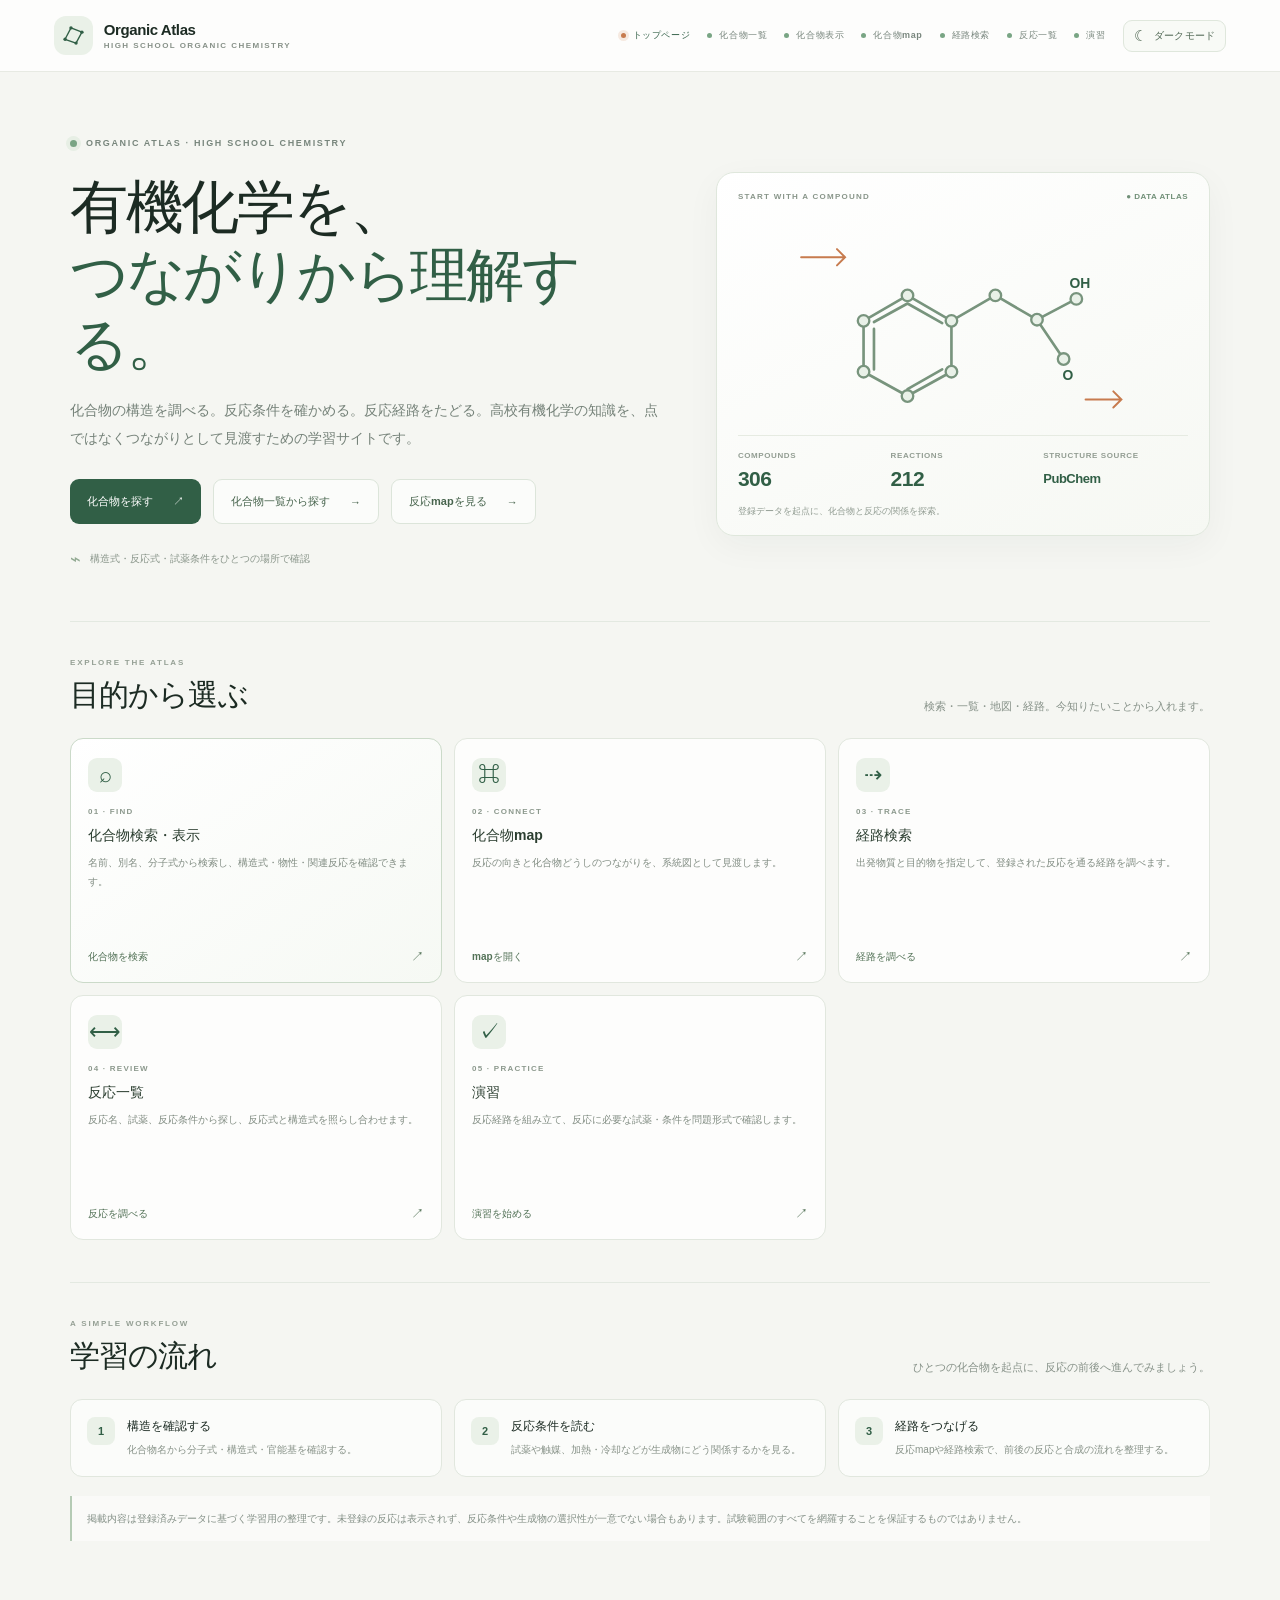
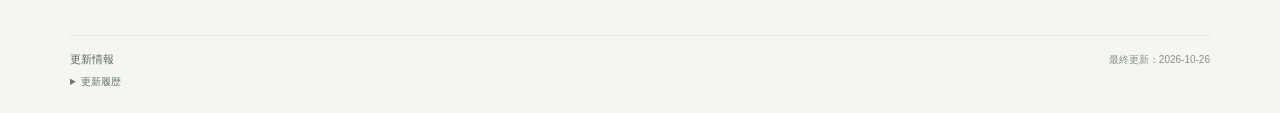
<file: index.html>
<!doctype html>
<html lang="ja">
<head>
<meta charset="utf-8">
<meta name="viewport" content="width=device-width, initial-scale=1">
<meta name="theme-color" content="#f5f6f2">
<script id="data-theme-bootstrap">(function(){try{var t=localStorage.getItem("organic-atlas-theme");if(t==="dark"||(t!=="light"&&window.matchMedia&&window.matchMedia("(prefers-color-scheme: dark)").matches))document.documentElement.dataset.theme="dark";}catch(e){}})();</script>
<meta name="description" content="高校有機化学の化合物、反応条件、構造式、反応経路を横断して学べる Organic Atlas。">
<title>Organic Atlas — 高校有機化学を、つながりから理解する</title>
<link rel="stylesheet" href="styles.css?v=20261026-navigation1">
<link rel="stylesheet" href="home.css?v=20261026-atlas-v2">
<link rel="stylesheet" href="site-nav.css?v=20261026-navigation1">
<script src="chemistry-data.js?v=20261026-large4" defer></script>
<script src="home.js?v=20261026-large4" defer></script>
<link rel="stylesheet" href="dark-mode.css?v=20261026-dark1">
<script src="theme.js?v=20261026-dark1" defer></script>
</head>
<body>
<header class="site-header">
<a class="brand" href="./" aria-label="Organic Atlas トップページへ">
    <span class="brand-symbol" aria-hidden="true"><svg viewBox="0 0 32 32" width="27" height="27" fill="none"><path d="M6 20.5 13 7l13 5-7 13-13-4.5Z" stroke="currentColor" stroke-width="1.6"/><circle cx="13" cy="7" r="2" fill="currentColor"/><circle cx="26" cy="12" r="2" fill="currentColor"/><circle cx="19" cy="25" r="2" fill="currentColor"/><circle cx="6" cy="20.5" r="2" fill="currentColor"/></svg></span>
    <span class="brand-wordmark"><strong>Organic Atlas</strong><span>HIGH SCHOOL ORGANIC CHEMISTRY</span></span>
  </a>
<nav class="header-actions site-nav" aria-label="ページ移動">
    <a class="header-label" href="./" aria-current="page"><span class="header-dot" aria-hidden="true"></span>トップページ</a>
    <a class="header-label" href="compounds-list.html"><span class="header-dot" aria-hidden="true"></span>化合物一覧</a>
    <a class="header-label" href="compounds.html"><span class="header-dot" aria-hidden="true"></span>化合物表示</a>
    <a class="header-label" href="map.html"><span class="header-dot" aria-hidden="true"></span>化合物map</a>
    <a class="header-label" href="route.html"><span class="header-dot" aria-hidden="true"></span>経路検索</a>
    <a class="header-label" href="reactions.html"><span class="header-dot" aria-hidden="true"></span>反応一覧</a>
    <a class="header-label" href="exercise.html"><span class="header-dot" aria-hidden="true"></span>演習</a>
      <button type="button" class="theme-toggle" id="theme-toggle" aria-pressed="false" aria-label="ダークモードに切り替え"><span class="theme-toggle-icon" aria-hidden="true">☾</span><span class="theme-toggle-label">ダークモード</span></button>
  </nav>
</header>
<main class="home-page">
  <section class="home-hero">
    <div class="home-hero-copy">
      <div class="home-eyebrow"><span class="home-eyebrow-dot"></span>ORGANIC ATLAS · HIGH SCHOOL CHEMISTRY</div>
      <h1>有機化学を、<br><span>つながりから理解する。</span></h1>
      <p class="home-lead">化合物の構造を調べる。反応条件を確かめる。反応経路をたどる。高校有機化学の知識を、点ではなくつながりとして見渡すための学習サイトです。</p>
      <div class="home-hero-actions">
        <a class="home-primary-action" href="compounds.html#search-container">化合物を探す <span aria-hidden="true">↗</span></a>
        <a class="home-secondary-action" href="compounds-list.html">化合物一覧から探す <span aria-hidden="true">→</span></a><a class="home-secondary-action" href="map.html">反応mapを見る <span aria-hidden="true">→</span></a>
      </div>
      <div class="home-trust-note"><span aria-hidden="true">⌁</span> 構造式・反応式・試薬条件をひとつの場所で確認</div>
    </div>
    <aside class="home-hero-aside" aria-label="Organic Atlasの学び方">
      <div class="home-aside-top"><span>START WITH A COMPOUND</span><span class="home-live-mark">● DATA ATLAS</span></div>
      <div class="home-molecule-visual" aria-hidden="true">
        <svg viewBox="0 0 320 190" role="presentation" fill="none">
          <g stroke="#78947d" stroke-width="2.3" stroke-linecap="round" stroke-linejoin="round">
            <path d="M74 95 112 73 150 95 150 139 112 160 74 139Z"/>
            <path d="M83 96 112 80 142 97M142 137 112 154M83 137 83 102"/>
            <path d="M150 95 188 73 224 94M224 94 258 76M224 94 247 128"/>
          </g>
          <g fill="#e9f1e8" stroke="#78947d" stroke-width="2">
            <circle cx="74" cy="95" r="5"/><circle cx="112" cy="73" r="5"/><circle cx="150" cy="95" r="5"/><circle cx="150" cy="139" r="5"/><circle cx="112" cy="160" r="5"/><circle cx="74" cy="139" r="5"/>
            <circle cx="188" cy="73" r="5"/><circle cx="224" cy="94" r="5"/><circle cx="258" cy="76" r="5"/><circle cx="247" cy="128" r="5"/>
          </g>
          <g font-family="Arial, sans-serif" font-size="12" fill="#315f46" font-weight="700">
            <text x="252" y="67">OH</text><text x="246" y="146">O</text>
          </g>
          <g stroke="#c77b4e" stroke-width="1.7" stroke-linecap="round">
            <path d="M20 40h38m-7-7 7 7-7 7"/><path d="M266 163h31m-7-7 7 7-7 7"/>
          </g>
        </svg>
      </div>
      <div class="home-hero-aside-bottom">
        <div><span>COMPOUNDS</span><strong data-stat-compounds>—</strong></div>
        <div><span>REACTIONS</span><strong data-stat-reactions>—</strong></div>
        <div><span>STRUCTURE SOURCE</span><strong>PubChem</strong></div>
      </div>
      <p class="home-aside-caption">登録データを起点に、化合物と反応の関係を探索。</p>
    </aside>
  </section>

  <section class="home-tools-section" aria-labelledby="home-tools-title">
    <div class="home-section-heading">
      <div><span class="section-eyebrow">EXPLORE THE ATLAS</span><h2 id="home-tools-title">目的から選ぶ</h2></div>
      <p>検索・一覧・地図・経路。今知りたいことから入れます。</p>
    </div>
    <div class="home-tool-grid">
      <a class="home-tool-card home-tool-featured" href="compounds.html#search-container">
        <span class="home-tool-icon" aria-hidden="true">⌕</span><span class="home-tool-index">01 · FIND</span>
        <h3>化合物検索・表示</h3><p>名前、別名、分子式から検索し、構造式・物性・関連反応を確認できます。</p><span class="home-tool-link">化合物を検索 <b aria-hidden="true">↗</b></span>
      </a>
      <a class="home-tool-card" href="map.html">
        <span class="home-tool-icon" aria-hidden="true">⌘</span><span class="home-tool-index">02 · CONNECT</span>
        <h3>化合物map</h3><p>反応の向きと化合物どうしのつながりを、系統図として見渡します。</p><span class="home-tool-link">mapを開く <b aria-hidden="true">↗</b></span>
      </a>
      <a class="home-tool-card" href="route.html">
        <span class="home-tool-icon" aria-hidden="true">⇢</span><span class="home-tool-index">03 · TRACE</span>
        <h3>経路検索</h3><p>出発物質と目的物を指定して、登録された反応を通る経路を調べます。</p><span class="home-tool-link">経路を調べる <b aria-hidden="true">↗</b></span>
      </a>
      <a class="home-tool-card" href="reactions.html">
        <span class="home-tool-icon" aria-hidden="true">⟷</span><span class="home-tool-index">04 · REVIEW</span>
        <h3>反応一覧</h3><p>反応名、試薬、反応条件から探し、反応式と構造式を照らし合わせます。</p><span class="home-tool-link">反応を調べる <b aria-hidden="true">↗</b></span>
      </a>
      <a class="home-tool-card" href="exercise.html">
        <span class="home-tool-icon" aria-hidden="true">✓</span><span class="home-tool-index">05 · PRACTICE</span>
        <h3>演習</h3><p>反応経路を組み立て、反応に必要な試薬・条件を問題形式で確認します。</p><span class="home-tool-link">演習を始める <b aria-hidden="true">↗</b></span>
      </a>
    </div>
  </section>

  <section class="home-how-section" aria-labelledby="home-how-title">
    <div class="home-section-heading">
      <div><span class="section-eyebrow">A SIMPLE WORKFLOW</span><h2 id="home-how-title">学習の流れ</h2></div>
      <p>ひとつの化合物を起点に、反応の前後へ進んでみましょう。</p>
    </div>
    <div class="home-steps">
      <div class="home-step"><span>1</span><div><h3>構造を確認する</h3><p>化合物名から分子式・構造式・官能基を確認する。</p></div></div>
      <div class="home-step"><span>2</span><div><h3>反応条件を読む</h3><p>試薬や触媒、加熱・冷却などが生成物にどう関係するかを見る。</p></div></div>
      <div class="home-step"><span>3</span><div><h3>経路をつなげる</h3><p>反応mapや経路検索で、前後の反応と合成の流れを整理する。</p></div></div>
    </div>
    <p class="home-data-caveat">掲載内容は登録済みデータに基づく学習用の整理です。未登録の反応は表示されず、反応条件や生成物の選択性が一意でない場合もあります。試験範囲のすべてを網羅することを保証するものではありません。</p>
  </section>
</main>
<footer class="site-update-footer" aria-label="更新日時と更新履歴">
  <div class="site-update-heading"><strong>更新情報</strong><span>最終更新：2026-10-26</span></div>
  <details class="site-update-history">
    <summary>更新履歴</summary>
    <ul>
      <li><time datetime="2026-10-26">2026-10-26</time> アゾ化合物としてメチルオレンジ、メチルレッド、オレンジIIを追加。PubChemの構造・分子式・化合物IDを登録</li>

      <li><time datetime="2026-10-26">2026-10-26</time> トップページを新設し、化合物検索・詳細を化合物一覧へ統合。全ページのナビゲーション順を統一</li>
      <li><time datetime="2026-10-26">2026-10-26</time> 登録済み反応181件の試薬・条件を総点検し、曖昧な条件を明確化</li>
      <li><time datetime="2026-10-26">2026-10-26</time> 反応一覧・カード/リスト切替・種別絞り込みを追加</li>
    </ul>
  </details>
</footer>
</body>
</html>
</file>
<file: styles.css>
:root{
 --ink:#1c2b23;--muted:#78867d;--line:#e5e9e1;--paper:#f5f6f2;--panel:#fff;
 --green:#315f46;--green-soft:#e8f0e8;--orange:#c77b4e;--shadow:0 10px 35px rgba(32,49,36,.045);
 font-family:Inter,-apple-system,BlinkMacSystemFont,"Segoe UI","Hiragino Kaku Gothic ProN","Yu Gothic",Meiryo,sans-serif;
 color:var(--ink);font-synthesis:none;text-rendering:optimizeLegibility
}
*{box-sizing:border-box}
html,body{margin:0;min-height:100%;background:var(--paper)}
body{font-size:14px;-webkit-font-smoothing:antialiased}
button,input{font:inherit}
button{cursor:pointer}
button:focus-visible,input:focus-visible,a:focus-visible{outline:3px solid #a8c8ad;outline-offset:3px}
a{color:inherit}
[hidden]{display:none!important}
.site-header{height:72px;padding:0 clamp(20px,4.2vw,64px);display:flex;align-items:center;justify-content:space-between;border-bottom:1px solid #e7eae3;background:rgba(255,255,255,.82)}
.brand{display:flex;align-items:center;gap:11px;text-decoration:none}
.brand-symbol{width:39px;height:39px;border-radius:12px;display:grid;place-items:center;background:#eaf1e8;color:var(--green)}
.brand-wordmark{display:flex;flex-direction:column;gap:4px}
.brand-wordmark strong{font-size:15px;line-height:1;font-weight:800;letter-spacing:-.4px}
.brand-wordmark span{font-size:8px;letter-spacing:1.45px;color:#879188;font-weight:700}
.header-label{display:flex;align-items:center;gap:8px;color:#7a877d;font-size:9px;font-weight:800;letter-spacing:1.7px}
.header-dot{width:6px;height:6px;border-radius:50%;background:#79a584;display:block}
.page-shell{width:min(1140px,calc(100% - 48px));margin:0 auto;padding:38px 0 24px}
.search-bar{height:58px;display:flex;align-items:center;gap:14px;padding:7px 8px 7px 19px;background:#fff;border:1px solid #e1e7de;border-radius:15px;box-shadow:0 5px 20px rgba(31,48,35,.035)}
.search-icon{color:#7b8d7f;flex:none}
.search-bar input{min-width:0;width:100%;border:0;outline:0!important;box-shadow:none!important;background:transparent;color:var(--ink);font-size:15px;font-weight:550}
.search-bar input::placeholder{color:#a2aba2;font-weight:450}
.clear-search{width:30px;height:30px;flex:none;border:0;border-radius:8px;background:transparent;color:#9ba49b;font-size:22px;line-height:1}
.clear-search:hover{background:#f3f5f0;color:#536357}
.search-submit{height:42px;min-width:84px;display:flex;align-items:center;justify-content:center;gap:12px;border:0;border-radius:10px;background:var(--green);color:#fff;font-size:12px;font-weight:800;transition:background .15s}
.search-submit:hover{background:#244a35}
.search-submit:disabled{opacity:.65;cursor:wait}
.search-submit.loading span:last-child{animation:pulse .8s ease-in-out infinite alternate}
@keyframes pulse{to{opacity:.3}}
.search-meta{height:35px;display:flex;align-items:center;justify-content:space-between;padding:0 5px}
.search-status{font-size:11px;color:#7b877e}
.search-status.error{color:#ae573e}
.search-status.success{color:#42744f}
.search-status.loading{color:#7b877e}
.local-index{display:flex;align-items:center;gap:7px;font-size:8px;font-weight:800;color:#929c92;letter-spacing:1.3px}
.local-index b{font-family:ui-monospace,SFMono-Regular,Menlo,monospace;font-size:11px;color:#68796b;letter-spacing:0}
.compound-overview{display:grid;grid-template-columns:minmax(0,1.16fr) minmax(0,.84fr);gap:15px;margin-top:15px}
.structure-panel,.identity-panel{border:1px solid var(--line);border-radius:18px;background:var(--panel);min-width:0;box-shadow:var(--shadow)}
.structure-panel{height:380px;min-height:0;display:flex;flex-direction:column;padding:19px 22px 13px;overflow:hidden}
.panel-kicker{display:flex;align-items:center;justify-content:space-between;gap:12px;font-size:9px;font-weight:800;letter-spacing:1.7px;color:#849087}
.structure-source{font-size:9px;letter-spacing:1px;color:#91a092}
.main-structure{display:block;width:100%;height:280px;flex:1 1 auto;min-height:230px;margin:6px auto;overflow:visible}
.structure-foot{display:flex;align-items:center;justify-content:space-between;padding-top:12px;border-top:1px solid #eff1ec;color:#9aa39a;font-size:8px;font-weight:800;letter-spacing:1.5px}
.bond-key{display:flex;gap:3px;align-items:center}
.bond-key i{display:block;width:11px;height:3px;background:#6d8975;border-radius:2px}
.bond-key i:nth-child(2){opacity:.6}.bond-key i:nth-child(3){opacity:.32}
.identity-panel{min-height:380px;padding:27px 29px;display:flex;flex-direction:column;align-items:flex-start}
.compound-family{font-size:10px;font-weight:800;letter-spacing:.5px;color:#6b8a71;border-radius:6px;background:#edf4eb;padding:7px 10px}
.identity-panel h1{font-size:clamp(27px,3vw,43px);line-height:1.14;letter-spacing:-1.55px;margin:21px 0 13px;font-weight:820;overflow-wrap:anywhere}
.formula-display{font-family:"SFMono-Regular",Consolas,Menlo,monospace;font-size:25px;font-weight:500;letter-spacing:.7px;color:#718176}
.formula-display sub{font-size:.65em;vertical-align:baseline;position:relative;bottom:-.25em}
.identity-rule{height:1px;background:#e9ede6;width:100%;margin:24px 0 10px}
.facts-grid{display:grid;grid-template-columns:1fr 1fr;width:100%;column-gap:20px}
.fact{min-width:0;display:flex;flex-direction:column;gap:6px;padding:12px 0;border-bottom:1px solid #eff1ec}
.fact-label{font-size:9px;color:#929b92;font-weight:700;letter-spacing:.3px}
.fact-value{font-size:11px;font-weight:700;color:#3c4a40;overflow-wrap:anywhere}
.fact:last-child:nth-child(odd){grid-column:1/-1}
.pubchem-link{margin-top:auto;padding-top:19px;display:inline-flex;align-items:center;gap:8px;color:#66836b;font-size:10px;font-weight:800;text-decoration:none}
.pubchem-link:hover{color:#284f36;text-decoration:underline}
.one-step-section{margin-top:32px}
.section-heading{display:flex;justify-content:space-between;align-items:flex-end;margin-bottom:14px;padding:0 2px}
.section-eyebrow{font-size:8px;letter-spacing:1.8px;color:#95a095;font-weight:800;display:block;margin-bottom:6px}
.section-heading h2{font-size:20px;letter-spacing:-.55px;font-weight:800;margin:0}
.neighbor-count{display:flex;align-items:center;gap:8px;color:#929b91}
.neighbor-count b{font-family:ui-monospace,SFMono-Regular,Menlo,monospace;font-size:19px;font-weight:500;color:#64796a}
.neighbor-count span{font-size:8px;font-weight:800;letter-spacing:1.2px}
.reaction-grid{display:grid;grid-template-columns:repeat(auto-fit,minmax(min(100%,205px),1fr));gap:12px;align-items:stretch}
.reaction-card{position:relative;min-width:0;min-height:230px;text-align:left;display:flex;flex-direction:column;border:1px solid #e3e8e0;border-radius:14px;background:#fff;padding:13px 14px 14px;transition:transform .16s,border-color .16s,box-shadow .16s}
.reaction-card:hover{transform:translateY(-3px);border-color:#b9cdb8;box-shadow:0 10px 25px rgba(32,49,36,.065)}
.reaction-card-top{display:flex;align-items:center;justify-content:space-between;gap:8px}
.reaction-kind{font-size:9px;font-weight:800;color:#6c886f;letter-spacing:.15px;white-space:nowrap;overflow:hidden;text-overflow:ellipsis}
.reaction-arrow{flex:none;width:23px;height:23px;border-radius:7px;background:#f0f5ef;color:#5e7c63;display:grid;place-items:center;font-size:14px}
.reaction-structure{height:108px;display:flex;align-items:center;justify-content:center;margin:7px 0 10px;border-radius:9px;background:#fafbf8;overflow:hidden}
.small-structure{width:100%;height:108px;display:block}
.reaction-compound-name{font-size:13px;line-height:1.4;font-weight:800;letter-spacing:-.2px;color:#26392c;overflow-wrap:anywhere}
.reaction-compound-formula{font-family:"SFMono-Regular",Consolas,monospace;font-size:11px;color:#819084;margin-top:5px}
.reaction-compound-formula sub{font-size:.7em;vertical-align:baseline;position:relative;bottom:-.2em}
.reaction-condition{font-size:9px;line-height:1.5;color:#929c92;margin-top:auto;padding-top:10px}
.no-reactions{min-height:110px;display:flex;align-items:center;gap:12px;padding:18px 20px;border:1px solid #e6eae3;background:rgba(255,255,255,.6);border-radius:13px;color:#889388;font-size:11px}
.no-reactions-mark{width:27px;height:27px;border-radius:50%;display:grid;place-items:center;color:#8d998d;background:#edf0e9;font-size:16px}
.page-foot{display:flex;justify-content:space-between;gap:16px;border-top:1px solid #e5e9e1;margin-top:32px;padding:16px 3px 0;font-size:8px;letter-spacing:1.5px;font-weight:800;color:#a0a89f}
.starter-strip{margin-top:30px;display:flex;align-items:center;justify-content:center;flex-wrap:wrap;gap:7px}
.starter-label{font-size:8px;font-weight:800;letter-spacing:1.3px;color:#a0a89e;margin-right:5px}
.starter-strip button{border:1px solid #e3e8e0;background:rgba(255,255,255,.55);border-radius:20px;color:#78857a;padding:7px 12px;font-size:10px;font-weight:650}
.starter-strip button:hover{background:#fff;border-color:#b7cbb7;color:#315f46}
.empty-compound{min-height:375px;display:flex;flex-direction:column;align-items:center;justify-content:center;text-align:center;border:1px solid var(--line);border-radius:18px;background:rgba(255,255,255,.55)}
.empty-symbol{display:grid;place-items:center;color:#d2dbd0;margin-bottom:13px}
.empty-overline{color:#98a398;font-size:8px;letter-spacing:2px;font-weight:800}
.empty-compound h1{font-size:19px;margin:12px 0 6px;letter-spacing:-.5px}
.empty-compound p{font-size:11px;color:#98a198;margin:0}
.visually-hidden{position:absolute!important;width:1px;height:1px;padding:0;margin:-1px;overflow:hidden;clip:rect(0,0,0,0);white-space:nowrap;border:0}
@media(max-width:900px){
 .page-shell{width:min(760px,calc(100% - 36px));padding-top:27px}
 .compound-overview{grid-template-columns:minmax(0,1fr) minmax(0,.9fr);gap:10px}
 .structure-panel{height:340px;padding:17px 18px;min-height:0}
 .identity-panel{padding:24px 22px;min-height:340px}
 .main-structure{height:245px}
 .reaction-grid{grid-template-columns:repeat(3,minmax(0,1fr))}
 .reaction-card{min-height:220px}
}
@media(max-width:620px){
 .site-header{height:64px;padding:0 17px}
 .brand-symbol{width:35px;height:35px}
 .brand-wordmark strong{font-size:14px}
 .brand-wordmark span{font-size:7px;letter-spacing:1px}
 .header-label{font-size:8px;letter-spacing:1px}
 .page-shell{width:calc(100% - 24px);padding-top:18px}
 .search-bar{height:54px;padding-left:13px;gap:9px;border-radius:12px}
 .search-bar input{font-size:13px}
 .search-submit{height:39px;min-width:51px;gap:0;padding:0 10px}
 .search-submit span:last-child{display:none}
 .search-meta{height:29px}
 .compound-overview{display:flex;flex-direction:column;gap:10px}
 .structure-panel{height:265px;min-height:265px;padding:14px 15px 11px}
 .main-structure{height:205px;min-height:0;flex:1 1 auto}
 .identity-panel{min-height:unset;padding:21px 21px 17px}
 .identity-panel h1{margin:15px 0 9px;font-size:32px}
 .formula-display{font-size:23px}
 .identity-rule{margin:17px 0 5px}
 .facts-grid{column-gap:16px}
 .fact{padding:9px 0}
 .pubchem-link{padding-top:14px}
 .one-step-section{margin-top:25px}
 .section-heading h2{font-size:19px}
 .reaction-grid{grid-template-columns:repeat(2,minmax(0,1fr));gap:8px}
 .reaction-card{min-height:206px;padding:10px}
 .reaction-structure,.small-structure{height:94px}
 .reaction-compound-name{font-size:12px}
 .page-foot{margin-top:25px;font-size:7px;letter-spacing:.8px}
 .starter-strip{margin-top:22px;justify-content:flex-start}
 .starter-label{flex-basis:100%;margin-bottom:3px}
}
@media(max-width:360px){
 .header-label{letter-spacing:.4px}
 .header-dot{display:none}
 .brand-wordmark span{display:none}
 .reaction-grid{grid-template-columns:1fr 1fr}
 .reaction-card{padding:8px;min-height:194px}
 .reaction-kind{font-size:8px}
}


/* RDKit SVG output: same responsive sizing approach as chemistry_brade. */
.main-structure > svg,
.small-structure > svg {
  display: block;
  width: 100%;
  height: auto;
  max-width: 100%;
  max-height: 100%;
}
.main-structure > svg text,
.small-structure > svg text {
  font-family: Arial, sans-serif;
}
.structure-loading,
.structure-error {
  display: flex;
  align-items: center;
  justify-content: center;
  width: 100%;
  height: 100%;
  padding: 12px;
  color: #899489;
  font-size: 10px;
  line-height: 1.6;
  text-align: center;
}
.structure-loading {
  animation: structure-pulse 1.1s ease-in-out infinite alternate;
}
@keyframes structure-pulse { to { opacity: .45; } }



/* Previous/next reaction cards and the reaction-detail dialog. */
.reaction-card {
  position: relative;
  min-width: 0;
  min-height: 0;
  display: flex;
  flex-direction: column;
  border: 1px solid #e3e8e0;
  border-radius: 14px;
  background: #fff;
  padding: 13px 14px 14px;
  transition: transform .16s, border-color .16s, box-shadow .16s;
}
.reaction-card:hover {
  transform: translateY(-2px);
  border-color: #b9cdb8;
  box-shadow: 0 10px 25px rgba(32,49,36,.065);
}
.reaction-neighbor-button {
  width: 100%;
  min-width: 0;
  display: block;
  padding: 0;
  border: 0;
  background: transparent;
  color: inherit;
  text-align: left;
}
.reaction-neighbor-button:focus-visible { outline-offset: 1px; }
.reaction-route {
  display: flex;
  align-items: center;
  flex-wrap: wrap;
  gap: 6px;
  margin-top: 12px;
  padding-top: 10px;
  border-top: 1px solid #eff1ec;
  color: #637267;
  font-size: 10px;
  line-height: 1.45;
  overflow-wrap: anywhere;
}
.route-arrow { color: #719078; font-size: 14px; font-weight: 800; }
.reaction-card .reaction-condition { margin-top: auto; }
.reaction-card-actions {
  display: flex;
  flex-wrap: wrap;
  gap: 6px;
  margin-top: 12px;
}
.reaction-open-button,
.reaction-details-button {
  min-height: 32px;
  border: 1px solid #dfe7de;
  border-radius: 8px;
  background: #f8faf7;
  color: #4d6a54;
  padding: 7px 9px;
  font-size: 10px;
  line-height: 1.3;
  font-weight: 750;
  text-align: center;
}
.reaction-open-button:hover,
.reaction-details-button:hover {
  background: #edf4eb;
  border-color: #bfd1bc;
}
.reaction-details-button {
  background: #315f46;
  color: #fff;
  border-color: #315f46;
}
.reaction-details-button:hover {
  background: #244a35;
  border-color: #244a35;
  color: #fff;
}
.reaction-dialog {
  width: min(640px, calc(100% - 28px));
  max-width: 640px;
  max-height: min(84vh, 760px);
  overflow: auto;
  padding: 0;
  border: 1px solid #e1e7df;
  border-radius: 18px;
  background: #fff;
  color: var(--ink);
  box-shadow: 0 24px 90px rgba(18,35,22,.24);
}
.reaction-dialog::backdrop { background: rgba(22,34,25,.46); backdrop-filter: blur(3px); }
.reaction-dialog-header {
  display: flex;
  align-items: flex-start;
  justify-content: space-between;
  gap: 18px;
  padding: 23px 24px 17px;
  border-bottom: 1px solid #edf0eb;
}
.reaction-dialog-header h2 {
  margin: 6px 0 0;
  font-size: 22px;
  line-height: 1.35;
  letter-spacing: -.5px;
}
.dialog-icon-close {
  width: 34px;
  height: 34px;
  flex: none;
  border: 1px solid #e4e9e2;
  border-radius: 9px;
  background: #fff;
  color: #657166;
  font-size: 23px;
  line-height: 1;
}
.dialog-icon-close:hover { background: #f3f6f1; }
.reaction-detail-content { padding: 20px 24px 8px; }
.reaction-detail-flow {
  display: grid;
  grid-template-columns: minmax(0,1fr) 36px minmax(0,1fr);
  align-items: center;
  gap: 10px;
  margin-bottom: 20px;
}
.reaction-detail-compound {
  min-width: 0;
  display: flex;
  flex-direction: column;
  gap: 7px;
  padding: 16px;
  border: 1px solid #e3e9e0;
  border-radius: 12px;
  background: #f9fbf8;
}
.detail-step-label,.detail-label {
  color: #8a968b;
  font-size: 9px;
  font-weight: 800;
  letter-spacing: .7px;
}
.reaction-detail-compound strong {
  font-size: 15px;
  line-height: 1.35;
  overflow-wrap: anywhere;
}
.detail-formula {
  color: #78887a;
  font-family: ui-monospace,SFMono-Regular,Menlo,monospace;
  font-size: 12px;
}
.reaction-detail-arrow {
  text-align: center;
  color: #5c8264;
  font-size: 25px;
  font-weight: 500;
}
.reaction-detail-grid { display: grid; grid-template-columns: 1fr 1fr; gap: 10px; }
.reaction-detail-block {
  min-width: 0;
  padding: 15px;
  border: 1px solid #e7ebe4;
  border-radius: 11px;
  background: #fff;
}
.reaction-detail-block strong {
  display: block;
  margin-top: 7px;
  font-size: 13px;
  line-height: 1.55;
  overflow-wrap: anywhere;
}
.reaction-detail-block p {
  margin: 6px 0 0;
  color: #657267;
  font-size: 12px;
  line-height: 1.75;
}
.reaction-detail-explanation { grid-column: 1 / -1; }
.reaction-detail-explanation p { color: #39483d; font-size: 13px; }
.reaction-detail-caveat {
  margin: 13px 0 0;
  color: #8a958a;
  font-size: 10px;
  line-height: 1.7;
}
.reaction-dialog-footer {
  display: flex;
  align-items: center;
  justify-content: space-between;
  gap: 12px;
  padding: 14px 24px 20px;
  color: #929b91;
  font-size: 10px;
}
@media(max-width:620px) {
  .reaction-card { padding: 11px; }
  .reaction-card-actions { flex-direction: column; align-items: stretch; }
  .reaction-open-button,.reaction-details-button { width: 100%; }
  .reaction-detail-content { padding: 15px 15px 5px; }
  .reaction-dialog-header { padding: 18px 15px 13px; }
  .reaction-detail-flow { grid-template-columns: minmax(0,1fr) 24px minmax(0,1fr); gap: 5px; }
  .reaction-detail-compound { padding: 11px; }
  .reaction-detail-compound strong { font-size: 12px; }
  .reaction-detail-arrow { font-size: 19px; }
  .reaction-detail-grid { grid-template-columns: 1fr; }
  .reaction-detail-explanation { grid-column: auto; }
  .reaction-dialog-footer { padding: 12px 15px 16px; align-items: flex-end; }
}


/* Match the compound-list thumbnail layout for previous/next reaction compounds. */
.reaction-grid{grid-template-columns:repeat(2,minmax(0,1fr))!important;gap:12px!important;}
.reaction-card{min-height:0!important;padding:0 0 14px!important;overflow:hidden;}
.reaction-card-top{padding:12px 13px 0;}
.reaction-card .reaction-structure{height:128px!important;min-height:128px!important;margin:9px 0 0!important;padding:8px!important;border-radius:0!important;border-bottom:1px solid #eff1ec!important;background:#fafbf8!important;}
.reaction-card .small-structure{width:100%!important;height:100%!important;min-height:0!important;}
.reaction-card .reaction-compound-name,.reaction-card .reaction-compound-formula,.reaction-card .reaction-route,.reaction-card .reaction-condition,.reaction-card .reaction-card-actions{margin-left:12px;margin-right:12px;}
.reaction-card .reaction-compound-name{margin-top:11px;font-size:14px;}
.reaction-card .reaction-route{margin-top:12px;padding-top:10px;}
.reaction-card .reaction-condition{padding-top:10px;}
.reaction-card .reaction-card-actions{margin-top:12px;}
@media(max-width:620px){.reaction-grid{grid-template-columns:repeat(2,minmax(0,1fr))!important;gap:8px!important;}.reaction-card .reaction-structure{height:110px!important;min-height:110px!important;padding:5px!important;}.reaction-card .reaction-compound-name{font-size:12px;}.reaction-card .reaction-card-top{padding:10px 9px 0;}.reaction-card .reaction-compound-name,.reaction-card .reaction-compound-formula,.reaction-card .reaction-route,.reaction-card .reaction-condition,.reaction-card .reaction-card-actions{margin-left:9px;margin-right:9px;}}



/* 3D molecule dialog */
.structure-foot-actions{display:flex;align-items:center;gap:10px;}
.molecule-3d-trigger{display:inline-flex;align-items:center;gap:6px;border:1px solid #d9e4d8;border-radius:8px;padding:7px 10px;background:#eef5ec;color:#315f46;font-size:10px;font-weight:800;white-space:nowrap;}
.molecule-3d-trigger:hover{background:#e1eddf;border-color:#b9cfb7;}
.molecule-3d-trigger:disabled{opacity:.5;cursor:not-allowed;}
.molecule3d-dialog{width:min(850px,calc(100% - 24px));max-width:850px;max-height:92vh;overflow:auto;padding:0;border:1px solid #26313c;border-radius:19px;background:#0b1016;color:#f4f6f8;box-shadow:0 28px 100px rgba(0,0,0,.4);}
.molecule3d-dialog::backdrop{background:rgba(10,15,20,.7);backdrop-filter:blur(5px);}
.molecule3d-header{display:flex;align-items:flex-start;justify-content:space-between;gap:16px;padding:21px 23px 14px;border-bottom:1px solid #202a34;}
.molecule3d-header .section-eyebrow{color:#8495a5;}
.molecule3d-header h2{margin:4px 0 0;font-size:22px;line-height:1.3;letter-spacing:-.4px;}
.molecule3d-toolbar{display:flex;align-items:center;gap:7px;flex-wrap:wrap;padding:13px 20px 8px;}
.molecule3d-mode{padding:7px 10px;border:1px solid #2c3945;border-radius:8px;background:#151d26;color:#b9c5d0;font-size:10px;font-weight:800;}
.molecule3d-mode.is-active{background:#e6f0e4;border-color:#e6f0e4;color:#274c35;}
.molecule3d-help{margin-left:auto;color:#8493a2;font-size:10px;}
.molecule3d-stage{height:min(58vh,520px);min-height:310px;margin:6px 14px 0;overflow:hidden;border:1px solid #222c36;border-radius:13px;background:#05080c;}
.molecule3d-stage canvas{display:block;width:100%;height:100%;outline:none;}
.molecule3d-fallback{display:block;width:calc(100% - 28px);height:auto;max-height:min(58vh,520px);object-fit:contain;margin:6px 14px 0;border:1px solid #222c36;border-radius:13px;background:#05080c;}
.molecule3d-status{min-height:22px;margin:11px 22px 5px;color:#a5b2bf;font-size:11px;line-height:1.65;}
.molecule3d-status.error{color:#ffb9a9;}
.molecule3d-footer{display:flex;align-items:center;justify-content:space-between;gap:12px;margin-top:8px;padding:13px 22px 18px;border-top:1px solid #202a34;color:#82909e;font-size:10px;}
.molecule3d-footer a{color:#c0d8c0;text-decoration:none;font-weight:800;}
.molecule3d-footer a:hover{text-decoration:underline;}
/* Isomer groups distinguish connectivity from spatial configuration. */
.isomer-section{margin-top:29px;}
.isomer-group{padding:15px 0 16px;border-top:1px solid #e7ebe4;}
.isomer-group-heading{display:flex;align-items:center;flex-wrap:wrap;gap:7px;margin-bottom:6px;}
.isomer-relation-tag{display:inline-block;padding:4px 7px;border-radius:5px;background:#eaf1e8;color:#527458;font-size:9px;font-weight:850;}
.isomer-group-heading h3{margin:0;color:#35453a;font-size:14px;font-weight:800;}
.isomer-group-note{margin:0 0 12px;color:#859186;font-size:10px;line-height:1.7;}
.isomer-card-grid{display:grid;grid-template-columns:repeat(3,minmax(0,1fr));gap:9px;}
.isomer-card{display:flex;flex-direction:column;min-width:0;border:1px solid #e2e8df;border-radius:11px;overflow:hidden;background:#fff;color:var(--ink);text-align:left;padding:0;transition:border-color .15s,transform .15s;}
.isomer-card:hover{border-color:#aac5a9;transform:translateY(-1px);}
.isomer-card.is-current{border-color:#82a887;box-shadow:inset 0 0 0 1px #82a887;}
.isomer-thumb{height:84px;display:flex;align-items:center;justify-content:center;overflow:hidden;background:#fafbf8;border-bottom:1px solid #eff1ec;padding:5px;}
.isomer-thumb svg{display:block;width:100%;height:100%;max-height:100%;}
.isomer-thumb .structure-loading,.isomer-thumb .structure-error{font-size:8px;}
.isomer-card-copy{padding:9px 10px 10px;min-width:0;}
.isomer-card-name{display:block;font-size:11px;line-height:1.4;font-weight:800;overflow-wrap:anywhere;}
.isomer-card-formula{display:block;margin-top:4px;color:#869286;font-size:10px;}
.isomer-card-state{display:block;margin-top:6px;color:#6e8b72;font-size:8px;font-weight:800;}
@media(max-width:620px){
 .structure-foot{align-items:flex-start;flex-direction:column;gap:8px;}
 .structure-foot-actions{width:100%;justify-content:space-between;}
 .molecule3d-dialog{width:calc(100% - 16px);border-radius:14px;}
 .molecule3d-header{padding:17px 15px 12px;}
 .molecule3d-header h2{font-size:18px;}
 .molecule3d-toolbar{padding:10px 12px 6px;}
 .molecule3d-help{width:100%;margin-left:0;}
 .molecule3d-stage{height:48vh;min-height:280px;margin:5px 8px 0;}
 .molecule3d-fallback{width:calc(100% - 16px);max-height:48vh;margin:5px 8px 0;}
 .molecule3d-footer{padding:12px 15px 15px;}
 .isomer-card-grid{grid-template-columns:repeat(2,minmax(0,1fr));gap:8px;}
 .isomer-thumb{height:82px;}
 .isomer-card-copy{padding:8px;}
}

.molecule3d-fallback[hidden]{display:none;}



/* Live PubChem compound suggestions */
.search-container{position:relative;z-index:20;}
.compound-suggestions{position:absolute;top:calc(100% + 6px);left:0;right:0;z-index:60;max-height:min(390px,65vh);overflow:auto;border:1px solid #dfe7dd;border-radius:13px;background:#fff;box-shadow:0 18px 40px rgba(26,42,29,.15);padding:5px;}
.compound-suggestions[hidden]{display:none;}
.compound-suggestion{display:flex;align-items:center;justify-content:space-between;gap:12px;width:100%;min-width:0;padding:10px 12px;border:0;border-radius:8px;background:transparent;color:var(--ink);text-align:left;}
.compound-suggestion:hover,.compound-suggestion.is-active{background:#f0f5ee;}
.compound-suggestion-copy{display:flex;flex-direction:column;gap:4px;min-width:0;}
.compound-suggestion-copy strong{font-size:12px;font-weight:800;line-height:1.4;overflow-wrap:anywhere;}
.compound-suggestion-copy>span{color:#798a7b;font-family:ui-monospace,SFMono-Regular,Menlo,monospace;font-size:10px;line-height:1.4;}
.compound-suggestion-copy sub{font-size:.72em;vertical-align:baseline;position:relative;bottom:-.2em;}
.compound-suggestion-kind{flex:none;padding:4px 6px;border-radius:5px;background:#edf3ea;color:#65816a;font-size:8px;font-weight:800;}
.compound-suggestion-message{padding:13px 12px;color:#89958a;font-size:11px;line-height:1.6;}
.registration-note{display:flex;flex-direction:column;gap:5px;width:100%;margin-top:15px;padding:11px 12px;border:1px solid #dfe7dc;border-radius:10px;background:#f7faf5;}
.registration-note[hidden]{display:none;}
.registration-note strong{color:#5c7e61;font-size:10px;letter-spacing:.1px;}
.registration-note span{color:#828e82;font-size:10px;line-height:1.6;}
.site-update-footer{width:min(1140px,calc(100% - 48px));margin:22px auto 0;padding:16px 0 24px;border-top:1px solid #e2e8df;color:#879187;}
.site-update-heading{display:flex;align-items:center;justify-content:space-between;gap:12px;font-size:10px;}
.site-update-heading strong{color:#596b5c;font-size:11px;font-weight:850;}
.site-update-heading span{font-variant-numeric:tabular-nums;}
.site-update-history{margin-top:8px;font-size:10px;}
.site-update-history summary{width:max-content;cursor:pointer;color:#66796a;font-weight:800;}
.site-update-history ul{margin:8px 0 0;padding-left:18px;line-height:1.8;}
.site-update-history li{padding:1px 0;}
.site-update-history time{font-variant-numeric:tabular-nums;color:#687c6b;font-weight:800;margin-right:5px;}
@media(max-width:620px){
 .compound-suggestions{max-height:55vh;}
 .compound-suggestion{padding:9px 8px;gap:7px;}
 .compound-suggestion-kind{font-size:7px;}
 .site-update-footer{width:calc(100% - 24px);padding-bottom:20px;}
 .site-update-heading{align-items:flex-start;flex-direction:column;gap:5px;}
}

.compound-suggestion-native{color:#6e8171;font-size:10px;line-height:1.4;}
.compound-suggestion-formula{color:#798a7b;font-family:ui-monospace,SFMono-Regular,Menlo,monospace;font-size:10px;line-height:1.4;}
.compound-suggestion-formula sub{font-size:.72em;vertical-align:baseline;position:relative;bottom:-.2em;}

.header-actions{display:flex;align-items:center;gap:clamp(10px,1.7vw,22px);white-space:nowrap}
.header-actions .header-label{letter-spacing:.8px;text-decoration:none}
.header-actions .header-label:hover{color:#315f46;text-decoration:underline;text-underline-offset:4px}
@media(max-width:620px){.header-actions{gap:9px}.header-actions .header-label{font-size:8px;letter-spacing:.1px;gap:5px}}


/* Shared equation field for reactions added to the reaction database. */
.reaction-detail-equation{grid-column:1/-1}
.reaction-detail-equation p{margin-top:8px;color:#304a35;font-family:ui-monospace,SFMono-Regular,Menlo,monospace;font-size:13px;line-height:1.8;overflow-wrap:anywhere;white-space:normal}

.pubchem-sync-status{min-height:14px;margin:-9px 5px 18px;font-size:10px;line-height:1.5;color:#7b877e}
.pubchem-sync-status:empty{display:none}


/* Structure image export and reversible one-step reaction layout. */
.structure-foot-actions{gap:7px;flex-wrap:wrap;}
.structure-copy-trigger{display:inline-flex;align-items:center;gap:6px;border:1px solid #d9e4d8;border-radius:8px;padding:7px 9px;background:#f5f8f2;color:#42664a;font-size:10px;font-weight:800;white-space:nowrap;cursor:pointer;}
.structure-copy-trigger:hover{background:#e4efe1;border-color:#b9cfb7;}
.structure-copy-trigger:disabled{opacity:.7;cursor:wait;}
.one-step-toolbar{display:flex;align-items:center;justify-content:flex-end;gap:12px;flex-wrap:wrap;margin:22px 0 -12px;}
.swap-one-step-trigger{display:inline-flex;align-items:center;gap:7px;border:1px solid #dbe4d8;border-radius:9px;padding:9px 12px;background:#f7f9f5;color:#49684e;font-size:10px;font-weight:800;cursor:pointer;transition:background .15s,border-color .15s;}
.swap-one-step-trigger:hover,.swap-one-step-trigger[aria-pressed="true"]{background:#e6f0e3;border-color:#b9cfb7;}
.one-step-order-status{color:#899589;font-size:9px;line-height:1.6;}
.one-step-toolbar[hidden]{display:none!important;}
@media(max-width:620px){
 .structure-foot-actions{gap:6px;}
 .structure-copy-trigger,.molecule-3d-trigger{padding:6px 7px;font-size:9px;}
 .one-step-toolbar{justify-content:flex-start;gap:7px;margin:18px 0 -12px;}
 .one-step-order-status{width:100%;}
}
</file>
<file: home.css>
.home-page{width:min(1140px,calc(100% - 48px));margin:0 auto;padding:46px 0 30px}
.home-hero{display:grid;grid-template-columns:minmax(0,1.1fr) minmax(320px,.9fr);gap:42px;align-items:center;padding:12px 0 43px}
.home-hero-copy{padding:8px 0}
.home-eyebrow{display:flex;align-items:center;gap:9px;color:#78867d;font-size:9px;font-weight:850;letter-spacing:1.65px}
.home-eyebrow-dot{width:7px;height:7px;border-radius:50%;background:#79a584;box-shadow:0 0 0 4px #e7efe5}
.home-hero h1{margin:25px 0 18px;font-size:clamp(34px,5.1vw,58px);line-height:1.18;letter-spacing:-2.3px;font-weight:850;color:#1c2b23}
.home-hero h1 span{color:#315f46}
.home-lead{max-width:590px;margin:0;color:#758279;font-size:14px;line-height:2}
.home-hero-actions{display:flex;align-items:center;gap:12px;flex-wrap:wrap;margin-top:27px}
.home-primary-action,.home-secondary-action{min-height:45px;display:inline-flex;align-items:center;justify-content:center;gap:20px;padding:0 17px;border-radius:9px;text-decoration:none;font-size:11px;font-weight:850;transition:transform .15s,background .15s}
.home-primary-action{background:#315f46;color:#fff}
.home-primary-action:hover{background:#244a35;transform:translateY(-1px);text-decoration:none}
.home-secondary-action{border:1px solid #dce5da;background:rgba(255,255,255,.65);color:#47644d}
.home-secondary-action:hover{background:#fff;text-decoration:none;transform:translateY(-1px)}
.home-trust-note{display:flex;align-items:center;gap:9px;margin-top:24px;color:#8a968b;font-size:10px}
.home-trust-note span{font-size:18px;color:#91a992}
.home-hero-aside{overflow:hidden;border:1px solid #dfe7dc;border-radius:18px;background:linear-gradient(155deg,#fff 0%,#f6f8f3 100%);box-shadow:0 10px 35px rgba(32,49,36,.045);padding:19px 21px 17px}
.home-aside-top{display:flex;align-items:center;justify-content:space-between;gap:8px;color:#89968a;font-size:8px;font-weight:850;letter-spacing:1.25px}
.home-live-mark{color:#719078;font-size:8px;letter-spacing:.5px}
.home-molecule-visual{display:flex;align-items:center;justify-content:center;min-height:200px;margin:10px 0 4px}
.home-molecule-visual svg{width:100%;max-width:370px;height:auto}
.home-hero-aside-bottom{display:grid;grid-template-columns:1fr 1fr 1fr;gap:8px;padding-top:15px;border-top:1px solid #e6ebe2}
.home-hero-aside-bottom div{display:flex;flex-direction:column;gap:7px;min-width:0}
.home-hero-aside-bottom span{color:#929d92;font-size:8px;font-weight:800;letter-spacing:.6px}
.home-hero-aside-bottom strong{color:#315f46;font-size:21px;font-weight:850;letter-spacing:-.5px;overflow-wrap:anywhere}
.home-hero-aside-bottom div:last-child strong{font-size:13px;padding-top:4px}
.home-aside-caption{margin:13px 0 0;color:#909b91;font-size:9px;line-height:1.6}
.home-tools-section,.home-how-section{padding:36px 0 42px;border-top:1px solid #e3e9e1}
.home-section-heading{display:flex;justify-content:space-between;align-items:flex-end;gap:18px;margin-bottom:22px}
.home-section-heading h2{margin:8px 0 0;font-size:clamp(23px,3vw,30px);font-weight:820;letter-spacing:-.9px}
.home-section-heading>p{max-width:400px;margin:0;color:#869188;font-size:11px;line-height:1.8}
.home-tool-grid{display:grid;grid-template-columns:repeat(3,minmax(0,1fr));gap:12px}
.home-tool-card{position:relative;display:flex;flex-direction:column;align-items:flex-start;min-width:0;min-height:245px;padding:19px 17px 16px;border:1px solid #e1e7de;border-radius:13px;background:rgba(255,255,255,.78);text-decoration:none;transition:transform .16s,border-color .16s,box-shadow .16s}
.home-tool-card:hover{transform:translateY(-3px);border-color:#b9cdb7;box-shadow:0 9px 22px rgba(32,49,36,.05);text-decoration:none}
.home-tool-featured{border-color:#cbdac9;background:linear-gradient(145deg,#fff,#f6f9f4)}
.home-tool-icon{width:34px;height:34px;display:grid;place-items:center;border-radius:9px;background:#eaf1e8;color:#315f46;font-size:22px;line-height:1}
.home-tool-index{margin-top:15px;color:#8c998d;font-size:8px;font-weight:850;letter-spacing:1.25px}
.home-tool-card h3{margin:9px 0 8px;color:#2b3e30;font-size:14px;line-height:1.5;font-weight:850}
.home-tool-card p{margin:0;color:#808c82;font-size:10px;line-height:1.85}
.home-tool-link{display:flex;align-items:center;justify-content:space-between;gap:9px;width:100%;margin-top:auto;padding-top:17px;color:#537257;font-size:10px;font-weight:850}
.home-tool-link b{font-size:13px;font-weight:650}
.home-steps{display:grid;grid-template-columns:repeat(3,minmax(0,1fr));gap:12px}
.home-step{display:flex;gap:12px;min-width:0;padding:17px 16px;border:1px solid #e1e7de;border-radius:12px;background:rgba(255,255,255,.65)}
.home-step>span{flex:none;width:28px;height:28px;display:grid;place-items:center;border-radius:8px;background:#eaf1e8;color:#315f46;font-size:11px;font-weight:850}
.home-step h3{margin:1px 0 6px;font-size:12px;font-weight:850}
.home-step p{margin:0;color:#879288;font-size:10px;line-height:1.8}
.home-data-caveat{margin:19px 0 0;padding:13px 15px;border-left:2px solid #b5cbb5;background:rgba(255,255,255,.45);color:#849087;font-size:10px;line-height:1.9}
.home-page+.site-update-footer{width:min(1140px,calc(100% - 48px))}
@media(max-width:900px){.home-page{padding-top:34px}.home-hero{grid-template-columns:minmax(0,1fr) minmax(270px,.86fr);gap:24px}.home-hero h1{font-size:clamp(33px,5vw,47px)}.home-tool-grid{grid-template-columns:repeat(2,minmax(0,1fr))}.home-tool-card{min-height:215px}}
@media(max-width:620px){.home-page{width:calc(100% - 24px);padding:26px 0 18px}.home-hero{grid-template-columns:1fr;gap:24px;padding:2px 0 28px}.home-hero h1{margin:20px 0 14px;font-size:clamp(34px,9.5vw,44px);letter-spacing:-1.5px}.home-lead{font-size:12px;line-height:1.9}.home-hero-aside{padding:16px}.home-molecule-visual{min-height:150px}.home-section-heading{align-items:flex-start;flex-direction:column;gap:8px}.home-tools-section,.home-how-section{padding:27px 0 30px}.home-tool-grid{gap:8px}.home-tool-card{min-height:230px;padding:14px 12px 13px}.home-tool-card h3{font-size:12px}.home-tool-card p{font-size:9px}.home-steps{grid-template-columns:1fr;gap:8px}.home-data-caveat{font-size:9px}.home-page+.site-update-footer{width:calc(100% - 24px)}}
@media(max-width:360px){.home-tool-grid{grid-template-columns:1fr}.home-tool-card{min-height:0}.home-tool-link{padding-top:12px}}
</file>
<file: site-nav.css>
/* Shared header navigation: a single label order and responsive layout across every page. */
.site-header{height:auto;min-height:72px;position:relative;z-index:30;gap:16px}
.site-nav{display:flex;align-items:center;justify-content:flex-end;gap:clamp(9px,1.35vw,19px);white-space:normal;flex-wrap:wrap;min-width:0}
.site-nav .header-label{display:inline-flex;align-items:center;gap:7px;min-height:34px;color:#78867d;font-size:9px;font-weight:800;letter-spacing:.55px;text-decoration:none;white-space:nowrap}
.site-nav .header-label:hover{color:#315f46;text-decoration:none}
.site-nav .header-label[aria-current="page"]{color:#315f46}
.site-nav .header-label[aria-current="page"] .header-dot{background:#c77b4e;box-shadow:0 0 0 3px #f6eae1}
.site-nav .header-dot{width:5px;height:5px;flex:none;border-radius:50%;background:#79a584}
@media(max-width:950px){.site-header{flex-wrap:wrap;padding-top:12px;padding-bottom:10px;gap:8px 14px}.site-nav{flex-basis:100%;justify-content:flex-start;gap:5px 18px}.site-nav .header-label{min-height:27px}}
@media(max-width:620px){.site-header{padding:11px 12px 8px;gap:8px}.site-nav{gap:3px 13px}.site-nav .header-label{font-size:9px;letter-spacing:0;min-height:26px;gap:5px}.site-nav .header-dot{width:4px;height:4px}}
@media(max-width:350px){.site-nav{column-gap:9px}.site-nav .header-label{font-size:8px}}
</file>
<file: dark-mode.css>
/* Organic Atlas shared dark theme */
html[data-theme="dark"]{
 color-scheme:dark;
 --ink:#e3ece3;--muted:#a4b2a5;--line:#39483c;--paper:#111914;--panel:#1d2921;
 --green:#91bd95;--green-soft:#263b2a;--orange:#e5a174;
 --shadow:0 12px 34px rgba(0,0,0,.22);
}
html[data-theme="dark"],html[data-theme="dark"] body{background:#111914!important;color:#e0e9e0!important}
html[data-theme="dark"] body{background-image:none!important}
html[data-theme="dark"] .site-header{background:rgba(23,33,26,.96)!important;border-bottom-color:#334136!important}
html[data-theme="dark"] .brand-symbol,.dark-mode .brand-symbol{background:#2a3b2d!important;color:#a7d0aa!important}
html[data-theme="dark"] .brand-wordmark strong{color:#edf4ec!important}
html[data-theme="dark"] .brand-wordmark span,html[data-theme="dark"] .header-label{color:#a2b0a3!important}
html[data-theme="dark"] .site-nav .header-label[aria-current="page"],html[data-theme="dark"] .site-nav .header-label:hover{color:#bbdfbd!important}
html[data-theme="dark"] .site-nav .header-label[aria-current="page"] .header-dot{box-shadow:0 0 0 3px #3a3027!important}
html[data-theme="dark"] h1,html[data-theme="dark"] h2,html[data-theme="dark"] h3,html[data-theme="dark"] h4{color:#e7efe6}
html[data-theme="dark"] p,html[data-theme="dark"] li{color:#b6c3b7}
html[data-theme="dark"] a{color:#a8cdaa}
html[data-theme="dark"] a:hover{color:#c4e5c4}
html[data-theme="dark"] :is(input,select,textarea){background-color:#17221a!important;color:#e3ece3!important;border-color:#465749!important}
html[data-theme="dark"] :is(input,select,textarea)::placeholder{color:#849587!important}
html[data-theme="dark"] :is(input,select,textarea):focus{outline-color:#507b55!important;box-shadow:0 0 0 3px rgba(121,171,125,.17)!important}
html[data-theme="dark"] :is(button,.button,.search-submit,.route-search-submit,.exercise-next-button){color:#e9f2e8}
html[data-theme="dark"] button:focus-visible,html[data-theme="dark"] a:focus-visible{outline-color:#a4d5a7!important}
html[data-theme="dark"] .theme-toggle{display:inline-flex;align-items:center;justify-content:center;gap:7px;min-height:32px;padding:7px 10px;border:1px solid #465749;border-radius:9px;background:#26372a;color:#dcebdd;font:inherit;font-size:10px;font-weight:850;letter-spacing:.2px;white-space:nowrap;cursor:pointer}
html[data-theme="dark"] .theme-toggle:hover{background:#314b35;border-color:#638768}
html[data-theme="dark"] .theme-toggle-icon{font-size:15px;line-height:1}
html[data-theme="light"] .theme-toggle,html:not([data-theme="dark"]) .theme-toggle{display:inline-flex;align-items:center;justify-content:center;gap:7px;min-height:32px;padding:7px 10px;border:1px solid #dfe7dc;border-radius:9px;background:#f8faf6;color:#4d6551;font:inherit;font-size:10px;font-weight:850;letter-spacing:.2px;white-space:nowrap;cursor:pointer}
html:not([data-theme="dark"]) .theme-toggle:hover{background:#edf4eb;border-color:#b8cdb6}
.theme-toggle-icon{font-size:15px;line-height:1}
.theme-toggle-label{font-size:10px}
@media(max-width:620px){.theme-toggle{min-height:28px!important;padding:5px 8px!important;font-size:9px!important;gap:5px!important}.theme-toggle-label{font-size:9px}}
/* Common raised panels */
html[data-theme="dark"] :is(.structure-panel,.identity-panel,.search-bar,.reaction-card,.no-reactions,.empty-compound,.route-search-panel,.route-reaction-card,.route-options,.route-reaction-dialog,.reaction-dialog,.exercise-workspace,.exercise-answer-details,.reaction-library-controls,.list-controls,.compound-list-card,.compound-list-row,.reaction-record,.map-tools,.map-count,.single-center-compound,.single-reaction-arrow,.single-overflow-link,.map-area-panel,.route-results-badge,.exercise-endpoint,.exercise-option,.exercise-score,.reaction-detail-grid>div){
 background-color:#1b271e!important;border-color:#3b4b3e!important;color:#dce7dc!important;box-shadow:0 10px 28px rgba(0,0,0,.14)
}
html[data-theme="dark"] :is(.compound-list-row:nth-child(even),.reaction-record:nth-child(even)){background:#202d23!important}
html[data-theme="dark"] :is(.reaction-card:hover,.compound-list-card:hover,.compound-list-row:hover,.reaction-record:hover){background-color:#27392b!important;border-color:#5a7a5d!important}
html[data-theme="dark"] :is(.compound-thumb,.reaction-structure,.reaction-structure-thumb,.route-stage-structure,.main-structure){background:#f8faf7!important;border-color:#dfe7dc!important;color:#405246!important}
html[data-theme="dark"] :is(.compound-thumb .structure-loading,.compound-thumb .structure-error,.reaction-structure-thumb .structure-loading,.reaction-structure-thumb .structure-error){color:#637267!important}
html[data-theme="dark"] :is(.compound-card-name,.compound-row-name,.reaction-compound-name,.reaction-record-compound-name,.single-center-compound h2,.route-options-header h3,.exercise-question h2,.exercise-endpoint strong,.route-stage-name){color:#e2eee1!important}
html[data-theme="dark"] :is(.compound-card-formula,.compound-row-formula,.compound-row-family,.compound-card-description,.compound-card-weight,.compound-row-weight,.reaction-compound-formula,.reaction-meta-field p,.reaction-meta-field strong,.reaction-record-formula,.route-results-head p,.route-reaction-title,.route-reaction-route,.route-reaction-condition-value,.exercise-question-prompt,.exercise-guide-grid p,.home-lead,.home-step p,.home-tool-card p,.home-section-heading>p){color:#adbdaf!important}
html[data-theme="dark"] :is(.list-page-heading p,.compound-explorer-intro p,.section-eyebrow,.site-update-footer,.site-update-heading strong,.site-update-history summary,.site-update-history time,.list-page-foot,.list-status,.list-count,.sort-row label,.family-filter-field label,.reaction-library-heading p,.reaction-library-status,.reaction-library-count,.exercise-progress-note,.exercise-intro p,.map-heading p,.map-search-wrap label,.map-search-status,.map-hint,.route-intro p,.route-input-field label,.route-search-status,.route-examples>span,.route-results-head p,.route-direction-note,.route-stage-meta,.route-reaction-kicker,.route-reaction-condition-label,.route-dialog-note,.route-dialog-label,.route-options-header p){color:#9cab9d!important}
html[data-theme="dark"] :is(.search-bar,.route-input-field input,#list-search,#list-major-filter,#list-family-filter,#list-sort,#reaction-search,#reaction-kind-filter,#map-search){background:#151f18!important;border-color:#3f5142!important;color:#e1ebe1!important}
html[data-theme="dark"] :is(.clear-search,.dialog-icon-close,.route-dialog-close){color:#c2d0c3!important}
html[data-theme="dark"] :is(.clear-search:hover,.dialog-icon-close:hover,.route-dialog-close:hover){background:#2b3b2d!important}
html[data-theme="dark"] :is(.search-submit,.route-search-submit,.exercise-next-button){background:#426d49!important;border-color:#426d49!important;color:#fff!important}
html[data-theme="dark"] :is(.search-submit:hover,.route-search-submit:hover,.exercise-next-button:hover:not(:disabled)){background:#528357!important}
html[data-theme="dark"] :is(.compound-family,.compound-family-tag,.route-option-shortest){background:#2b432e!important;color:#b9dfba!important}
html[data-theme="dark"] :is(.reaction-arrow,.route-direction-symbol,.route-option-number,.exercise-mode-number,.home-tool-icon,.home-step>span,.exercise-option-letter,.route-empty-icon){background:#2b3f2d!important;color:#b8dbb7!important}
html[data-theme="dark"] :is(.page-foot,.list-page-foot,.site-update-footer,.structure-foot){border-color:#3a493d!important;background-color:transparent}
html[data-theme="dark"] .identity-rule{background:#3a493d!important}
html[data-theme="dark"] .route-timeline::before{background:#3a493d!important}
html[data-theme="dark"] .no-reactions{background:#1b271e!important}
html[data-theme="dark"] .starter-strip button{background:#1a261d!important;border-color:#3b4b3e!important;color:#b2c3b3!important}
html[data-theme="dark"] .starter-strip button:hover{background:#2b3e2d!important;color:#e1eee1!important}
html[data-theme="dark"] :is(.home-hero h1,.home-tool-card h3,.home-tool-index,.home-tool-link,.home-eyebrow,.home-trust-note,.home-aside-caption,.home-aside-top,.home-live-mark,.home-hero-aside-bottom span,.home-hero-aside-bottom strong){color:#c1d0c2!important}
html[data-theme="dark"] :is(.home-hero h1 span,.home-tool-link){color:#a9d1ad!important}
html[data-theme="dark"] :is(.home-hero-aside,.home-tool-card,.home-step,.home-data-caveat,.home-secondary-action,.exercise-guide-grid article){background:#1b271e!important;border-color:#3b4b3e!important}
html[data-theme="dark"] .home-tool-featured{background:linear-gradient(145deg,#1b2a1e,#202e22)!important}
html[data-theme="dark"] .route-stage{background:#202b22!important;border-color:#3c4a3e!important}
html[data-theme="dark"] .route-stage:nth-of-type(4n+3){background:#1b271e!important}
html[data-theme="dark"] .route-stage-side{background:rgba(10,18,12,.18)!important;border-left-color:#3b4a3d!important}
html[data-theme="dark"] :is(.route-stage-role,.route-reaction-open,.route-options-choice-hint,.route-option){background:#202e23!important;border-color:#435744!important;color:#c5d7c5!important}
html[data-theme="dark"] .route-option.is-selected{background:#2a442d!important;border-color:#81b186!important}
html[data-theme="dark"] .route-option.is-selected .route-option-path{color:#d0e6cf!important}
html[data-theme="dark"] .route-dialog-equation-panel,html[data-theme="dark"] .exercise-equation-preview{background:#17231a!important;border-color:#3c4d3d!important;color:#c7e0c8!important}
html[data-theme="dark"] .route-dialog-condition{background:#3a2c21!important;color:#ecc09e!important}
html[data-theme="dark"] .route-dialog-path{color:#a7d6ab!important}
html[data-theme="dark"] .route-dialog-links a{background:#1e2b21!important;border-color:#3b4e3c!important;color:#bcdfbc!important}
html[data-theme="dark"] .route-empty-state{background:#1a251c!important;border-color:#4a5a4b!important}
html[data-theme="dark"] .exercise-mode-bar{background:#202c22!important;border-bottom-color:#3c4a3d!important}
html[data-theme="dark"] .exercise-mode{color:#b3c2b4!important;border-right-color:#3c4a3d!important}
html[data-theme="dark"] .exercise-mode:hover{background:#293b2b!important}
html[data-theme="dark"] .exercise-mode.is-active{background:#19271c!important;color:#b9ddb9!important;box-shadow:inset 0 -3px #8dbd91!important}
html[data-theme="dark"] .exercise-question h2{color:#e0eae0!important}
html[data-theme="dark"] .exercise-option{background:#1a261d!important;color:#d5e2d5!important}
html[data-theme="dark"] .exercise-option:hover:not(:disabled){background:#243829!important}
html[data-theme="dark"] .exercise-option.is-correct{background:#203e27!important;border-color:#5e9968!important}
html[data-theme="dark"] .exercise-option.is-wrong{background:#3a2923!important;border-color:#a66e57!important}
html[data-theme="dark"] .exercise-feedback{background:#203927!important;color:#bfe0c1!important}
html[data-theme="dark"] .exercise-feedback.is-wrong{background:#3d2a23!important;color:#f1c1a8!important}
html[data-theme="dark"] .exercise-answer-details{background:#19251c!important;border-color:#3d4b3e!important}
html[data-theme="dark"] .exercise-guide-grid h3{color:#ceddce!important}
html[data-theme="dark"] :is(.reaction-record-arrow,.reaction-meta-field strong,.reaction-detail-grid strong,.reaction-detail-grid p,.reaction-equation){color:#d7e5d7!important}
html[data-theme="dark"] .reaction-dialog::backdrop,html[data-theme="dark"] .route-reaction-dialog::backdrop{background:rgba(0,0,0,.68)!important}
html[data-theme="dark"] .reaction-dialog-footer{border-top-color:#3b4b3e!important}
html[data-theme="dark"] .reaction-dialog-header{border-bottom-color:#3b4b3e!important}
html[data-theme="dark"] .reaction-dialog-title,html[data-theme="dark"] .reaction-dialog-head h2{color:#e5eee4!important}
html[data-theme="dark"] .map-count{background:#1b271e!important;color:#b9d8b9!important}
html[data-theme="dark"] .single-compound-viewport{background:linear-gradient(145deg,#18241b,#202f23)!important;border-color:#3a4d3b!important}
html[data-theme="dark"] .single-center-compound p,html[data-theme="dark"] .single-center-family,html[data-theme="dark"] .arrow-neighbor-name,html[data-theme="dark"] .single-overflow h3{color:#aebfae!important}
html[data-theme="dark"] .single-center-compound a{color:#add5ae!important}
html[data-theme="dark"] .single-reaction-arrow{background:#1a271d!important;border-color:#3d5140!important;color:#dbe8dc!important}
html[data-theme="dark"] .single-reaction-arrow.incoming{background:#30291e!important;border-color:#6c583a!important}
html[data-theme="dark"] .single-reaction-arrow.outgoing{background:#1d3021!important;border-color:#3f6645!important}
html[data-theme="dark"] .single-empty-slot{border-color:#344436!important}
html[data-theme="dark"] .single-overflow{border-top-color:#3d4d3f!important}
html[data-theme="dark"] .single-overflow-link{background:#1c2a20!important;border-color:#3e5140!important;color:#d7e5d7!important}
html[data-theme="dark"] .map-area-tab{background:#1b271e!important;border-color:#3b4b3e!important;color:#c5d5c6!important}
html[data-theme="dark"] .map-area-tab[aria-pressed="true"]{background:#3a6340!important;color:#fff!important}
html[data-theme="dark"] .map-area-panel h2{color:#d9e6d9!important}
html[data-theme="dark"] .site-update-heading strong{color:#c7d6c8!important}
html[data-theme="dark"] .site-update-history summary{color:#b5c9b6!important}
html[data-theme="dark"] .site-update-history time{color:#9bc49e!important}
html[data-theme="dark"] .route-reaction-open:hover{background:#314b33!important}

/* Embedded compound list is also themed, even when collapsed on the detail page. */
html[data-theme="dark"] #open-embedded-compound-list{background:#1c2b20!important;border-color:#3d5140!important;color:#b8d9ba!important}
html[data-theme="dark"] #open-embedded-compound-list:hover{background:#283b2b!important}
html[data-theme="dark"] #embedded-compound-list{background:#17221a!important;border-color:#3b4b3e!important}
html[data-theme="dark"] #embedded-compound-list>summary{color:#b8d2b9!important}
html[data-theme="dark"] .compound-explorer-intro h2{color:#e0ebe0!important}
html[data-theme="dark"] .compound-family{background:#2b432e!important;color:#bce0bd!important}
html[data-theme="dark"] .formula-display,html[data-theme="dark"] .fact-value{color:#c2d1c3!important}
html[data-theme="dark"] .starter-strip button{color:#b7c9b8!important}
html[data-theme="dark"] .pubchem-link{color:#a7cea9!important}
html[data-theme="dark"] .route-stage-rail{color:#a9cbaa!important}
html[data-theme="dark"] .route-stage-index{background:#46714b!important;border-color:#1b271e!important;box-shadow:0 0 0 1px #536f56!important}
html[data-theme="dark"] .route-stage-side-value{color:#c2ddc3!important}
html[data-theme="dark"] .route-reaction-condition-value{color:#c0d6c1!important}
html[data-theme="dark"] .route-option-path{color:#adbdaf!important}
html[data-theme="dark"] .route-options-header h3{color:#e0ece0!important}
html[data-theme="dark"] .reaction-library-empty{color:#aab9ac!important}
html[data-theme="dark"] .reaction-meta-field p{color:#b0beb1!important}
html[data-theme="dark"] .route-dialog-equation{color:#d9e8d9!important}
html[data-theme="dark"] .route-dialog-note{color:#bfcebf!important}
html[data-theme="dark"] .exercise-mode small{color:#aabaaa!important}
html[data-theme="dark"] .exercise-answer-step>strong,html[data-theme="dark"] .exercise-answer-details strong{color:#c9e1ca!important}
html[data-theme="dark"] .exercise-progress-note{color:#9eae9f!important}
html[data-theme="dark"] .exercise-next-button:disabled{background:#2a332b!important;border-color:#465246!important;color:#879688!important}
html[data-theme="dark"] .map-search-status.error,html[data-theme="dark"] .route-search-status.error{color:#f0a68e!important}


/* Dark theme for the 3D structure mini-game. */
html[data-theme="dark"] .exercise-3d-game{background:#1d2921!important;border-color:#39483c!important;box-shadow:0 10px 35px rgba(0,0,0,.18)!important}
html[data-theme="dark"] .exercise-3d-heading h2{color:#e3ece3!important}
html[data-theme="dark"] .exercise-3d-heading p,html[data-theme="dark"] .structure-game-toolbar-label,html[data-theme="dark"] .structure-game-status,html[data-theme="dark"] .structure-game-progress{color:#a4b2a5!important}
html[data-theme="dark"] .structure-game-score{background:#18231b!important;border-color:#39483c!important;color:#b8cbb9!important}
html[data-theme="dark"] .structure-game-view-mode{background:#18231b!important;border-color:#39483c!important;color:#b6c5b7!important}
html[data-theme="dark"] .structure-game-view-mode.is-active{background:#315f46!important;border-color:#528357!important;color:#f2f8f1!important}
html[data-theme="dark"] .structure-game-answer-column{background:#18231b!important;border-color:#39483c!important}
html[data-theme="dark"] .structure-game-answer-column>h3,html[data-theme="dark"] .structure-game-answer h3{color:#c5dfc7!important}
html[data-theme="dark"] .structure-game-answer-instruction{color:#a4b2a5!important}
html[data-theme="dark"] .structure-game-option{background:#202d24!important;border-color:#39483c!important;color:#dce7dd!important}
html[data-theme="dark"] .structure-game-option:hover:not(:disabled){background:#26382a!important;border-color:#638969!important}
html[data-theme="dark"] .structure-game-option-letter{background:#2b3f2d!important;color:#b8dbb7!important}
html[data-theme="dark"] .structure-game-option.is-correct{background:#1f3525!important;border-color:#528357!important}
html[data-theme="dark"] .structure-game-option.is-correct .structure-game-option-letter{background:#39734a!important;color:#fff!important}
html[data-theme="dark"] .structure-game-option.is-wrong{background:#382721!important;border-color:#a9684e!important}
html[data-theme="dark"] .structure-game-option.is-wrong .structure-game-option-letter{background:#9b543d!important;color:#fff!important}
html[data-theme="dark"] .structure-game-feedback{background:#1f3525!important;color:#c2dfc4!important;border-left-color:#63976a!important}
html[data-theme="dark"] .structure-game-feedback.is-wrong{background:#382721!important;color:#efc0a9!important;border-left-color:#c77b4e!important}
html[data-theme="dark"] .structure-game-answer{background:#202d24!important;border-color:#39483c!important;color:#c1cfc2!important}
html[data-theme="dark"] .structure-game-answer .structure-game-answer-meta{color:#bdd6bf!important}
html[data-theme="dark"] .structure-game-answer .structure-game-answer-hint{background:#293a2c!important;color:#c1d5c2!important}
html[data-theme="dark"] .structure-game-source,html[data-theme="dark"] .structure-game-model-footer a{color:#a8d2aa!important}
html[data-theme="dark"] .structure-game-model-footer{border-top-color:#39483c!important;color:#a4b2a5!important}
html[data-theme="dark"] .structure-game-actions{border-top-color:#39483c!important}
html[data-theme="dark"] .structure-game-next:disabled{background:#29352b!important;border-color:#39483c!important;color:#79897b!important}


/* Dark theme for the structure-based game explanation. */
html[data-theme="dark"] .structure-game-answer-title{color:#c5dfc7!important}
html[data-theme="dark"] .structure-game-selected-note{background:#382721!important;border-left-color:#c77b4e!important;color:#efc0a9!important}
html[data-theme="dark"] .structure-game-structure-figure,html[data-theme="dark"] .structure-game-comparison-card{background:#202d24!important;border-color:#39483c!important}
html[data-theme="dark"] .structure-game-structure-figure figcaption{border-top-color:#39483c!important;color:#a4b2a5!important}
html[data-theme="dark"] .structure-game-key-points{background:#18231b!important;border-color:#39483c!important}
html[data-theme="dark"] .structure-game-key-points h4,html[data-theme="dark"] .structure-game-comparison-title{color:#c5dfc7!important}
html[data-theme="dark"] .structure-game-key-points p,html[data-theme="dark"] .structure-game-comparison-note{color:#b4c5b6!important}
html[data-theme="dark"] .structure-game-key-points .structure-game-key-feature{background:#293e2c!important;color:#c6e0c7!important}
html[data-theme="dark"] .structure-game-key-points .structure-game-key-method{border-top-color:#39483c!important}
html[data-theme="dark"] .structure-game-comparison-card h5{color:#d6e3d7!important}
html[data-theme="dark"] .structure-game-comparison-formula{color:#a4b2a5!important}
html[data-theme="dark"] .structure-game-mini-figure{background:#202d24!important;border-color:#39483c!important}


/* Dark theme for reaction structures in answer explanations. */
html[data-theme="dark"] .exercise-endpoint-structure,
html[data-theme="dark"] .exercise-reaction-compound{background:#fff!important;border-color:#526255!important}
html[data-theme="dark"] .exercise-endpoint-structure figcaption,
html[data-theme="dark"] .exercise-reaction-compound figcaption{background:#fff!important;color:#526255!important;border-top-color:#dfe7dc!important}
html[data-theme="dark"] .exercise-structure-fallback{background:#17221a!important;color:#a4b2a5!important}
html[data-theme="dark"] .exercise-answer-step,
html[data-theme="dark"] .exercise-answer-reagent{background:#202d24!important;border-color:#3b4b3e!important}
html[data-theme="dark"] .exercise-answer-step h4,
html[data-theme="dark"] .exercise-answer-details .exercise-detail-line strong{color:#c9e1ca!important}
html[data-theme="dark"] .exercise-reaction-arrow{color:#a8d2aa!important}
html[data-theme="dark"] .exercise-detail-line{border-top-color:#3b4b3e!important}


/* RDKit structural formulas retain their white drawing canvas in dark mode for legibility. */
html[data-theme="dark"] .exercise-structure-svg,
html[data-theme="dark"] .exercise-endpoint-structure .exercise-structure-svg,
html[data-theme="dark"] .exercise-reaction-compound .exercise-structure-svg,
html[data-theme="dark"] .structure-game-structure-svg,
html[data-theme="dark"] .structure-game-mini-svg,
html[data-theme="dark"] .structure-game-structure-figure,
html[data-theme="dark"] .structure-game-mini-figure{background:#fff!important}
html[data-theme="dark"] .exercise-structure-svg .structure-loading,
html[data-theme="dark"] .structure-game-structure-svg .structure-loading,
html[data-theme="dark"] .structure-game-mini-svg .structure-loading{color:#536456!important}
html[data-theme="dark"] .structure-game-answer{background:#202d24!important;border-color:#39483c!important}
html[data-theme="dark"] .structure-game-structure-figure figcaption{background:#202d24!important;border-top-color:#39483c!important;color:#b4c5b6!important}
html[data-theme="dark"] .structure-game-image-fallback{color:#536456!important}

/* Contrast adjustments for the product-structure choices in dark mode. */
html[data-theme="dark"] .exercise-mode {
  border-bottom-color:#3c4a3d!important;
}
html[data-theme="dark"] .exercise-product-option-formula {
  color:#b1c4b2!important;
}
</file>
